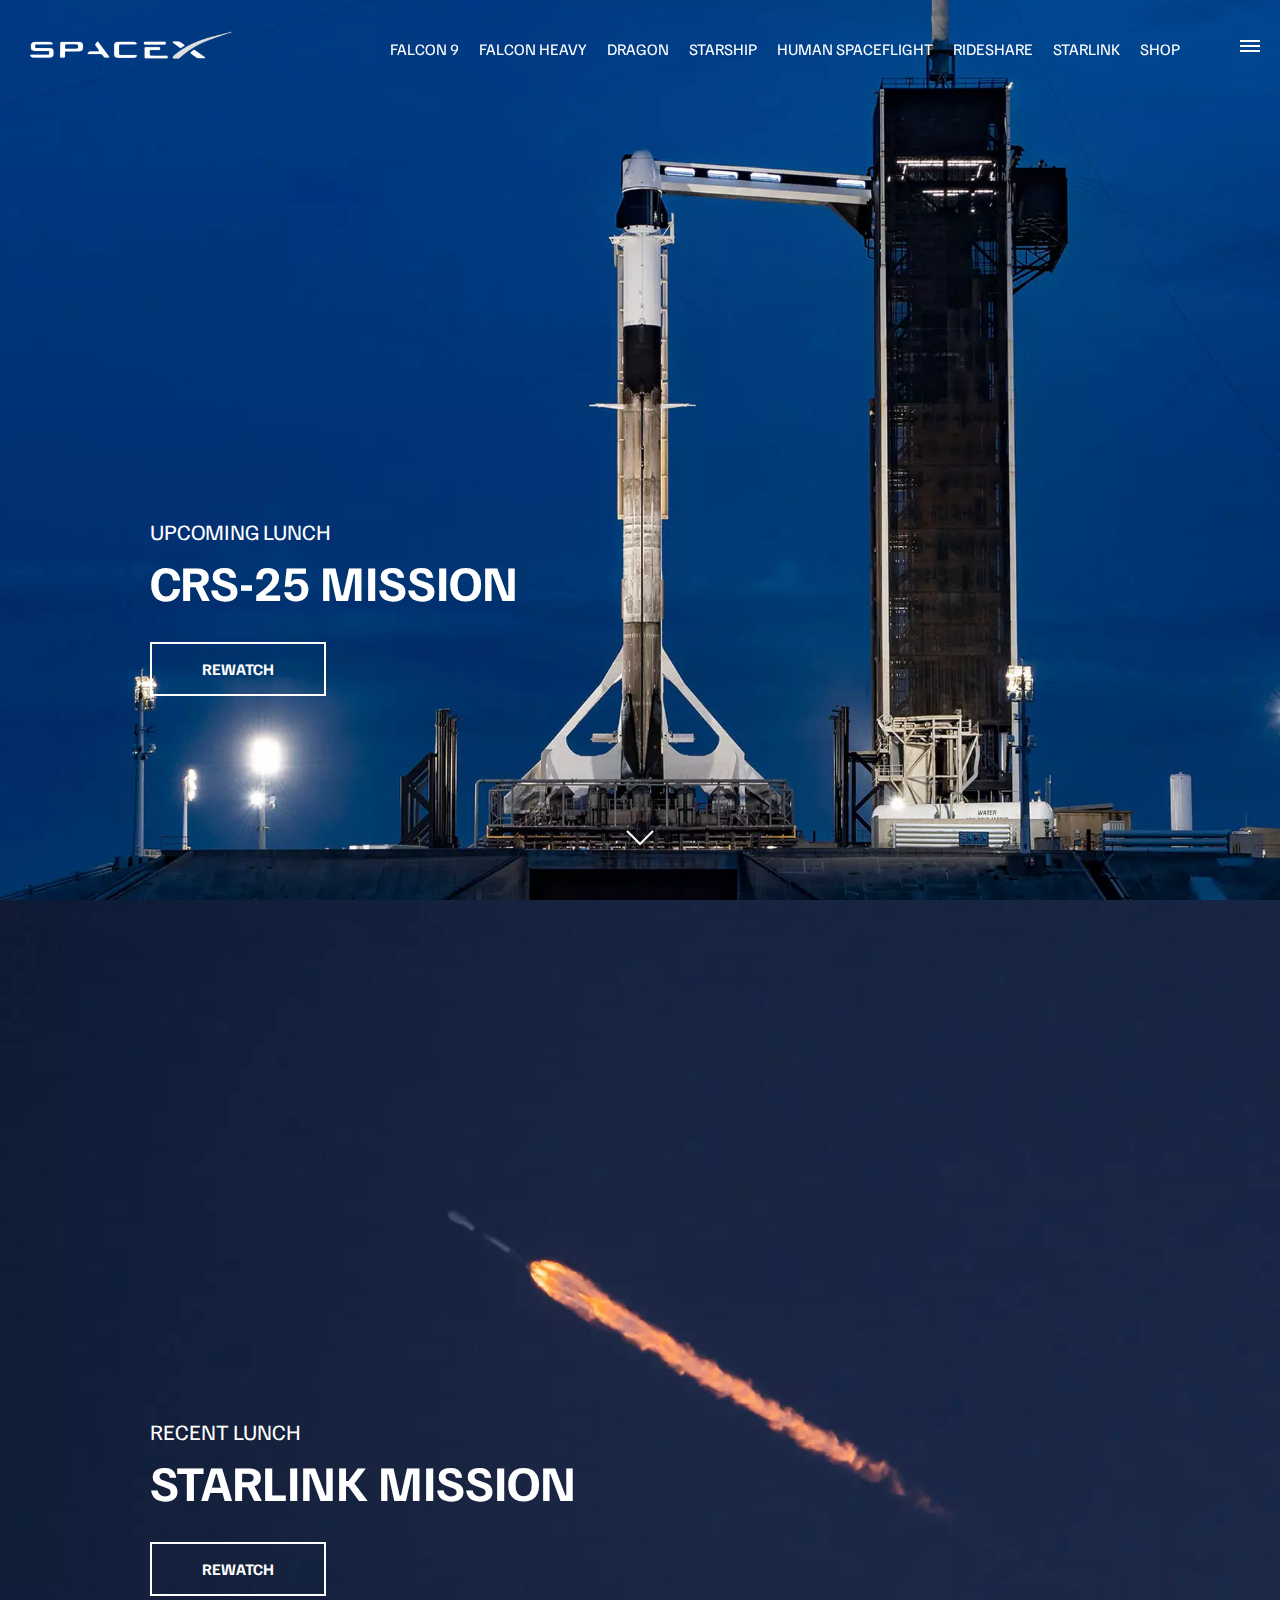
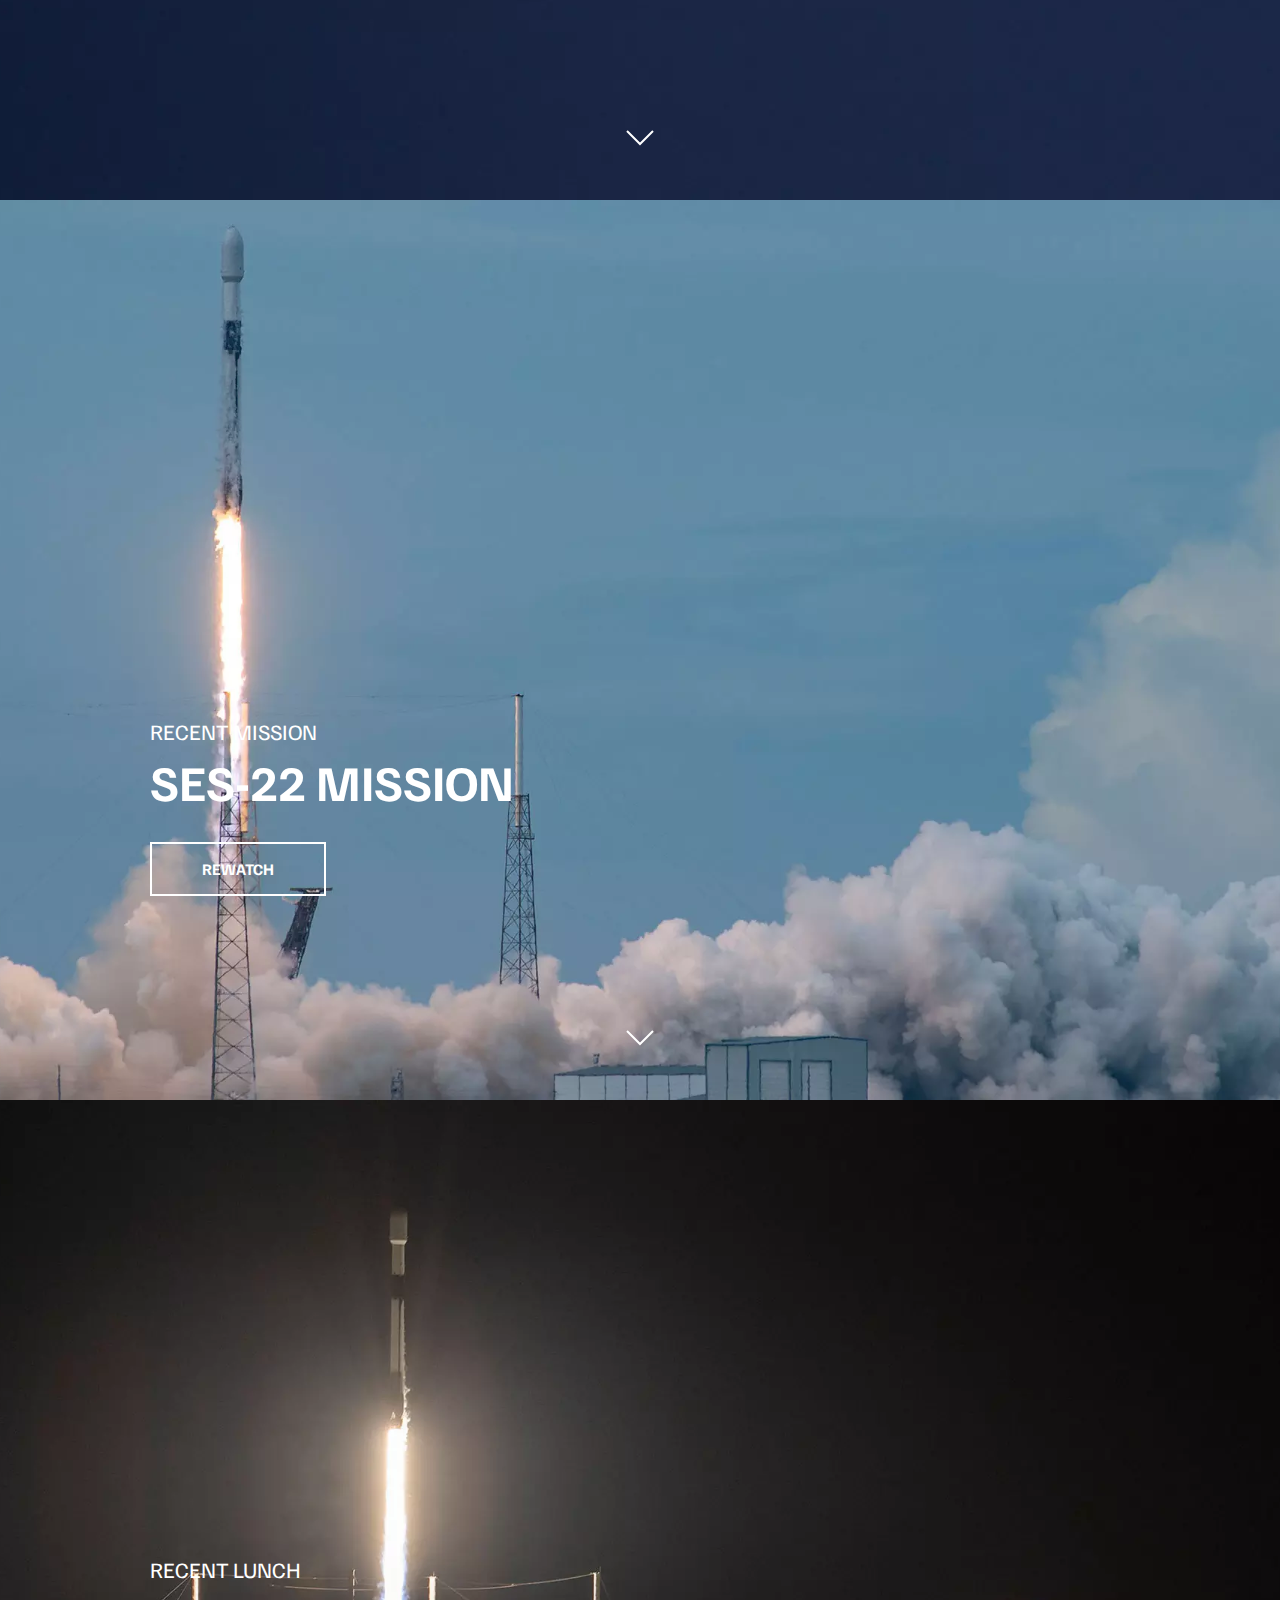
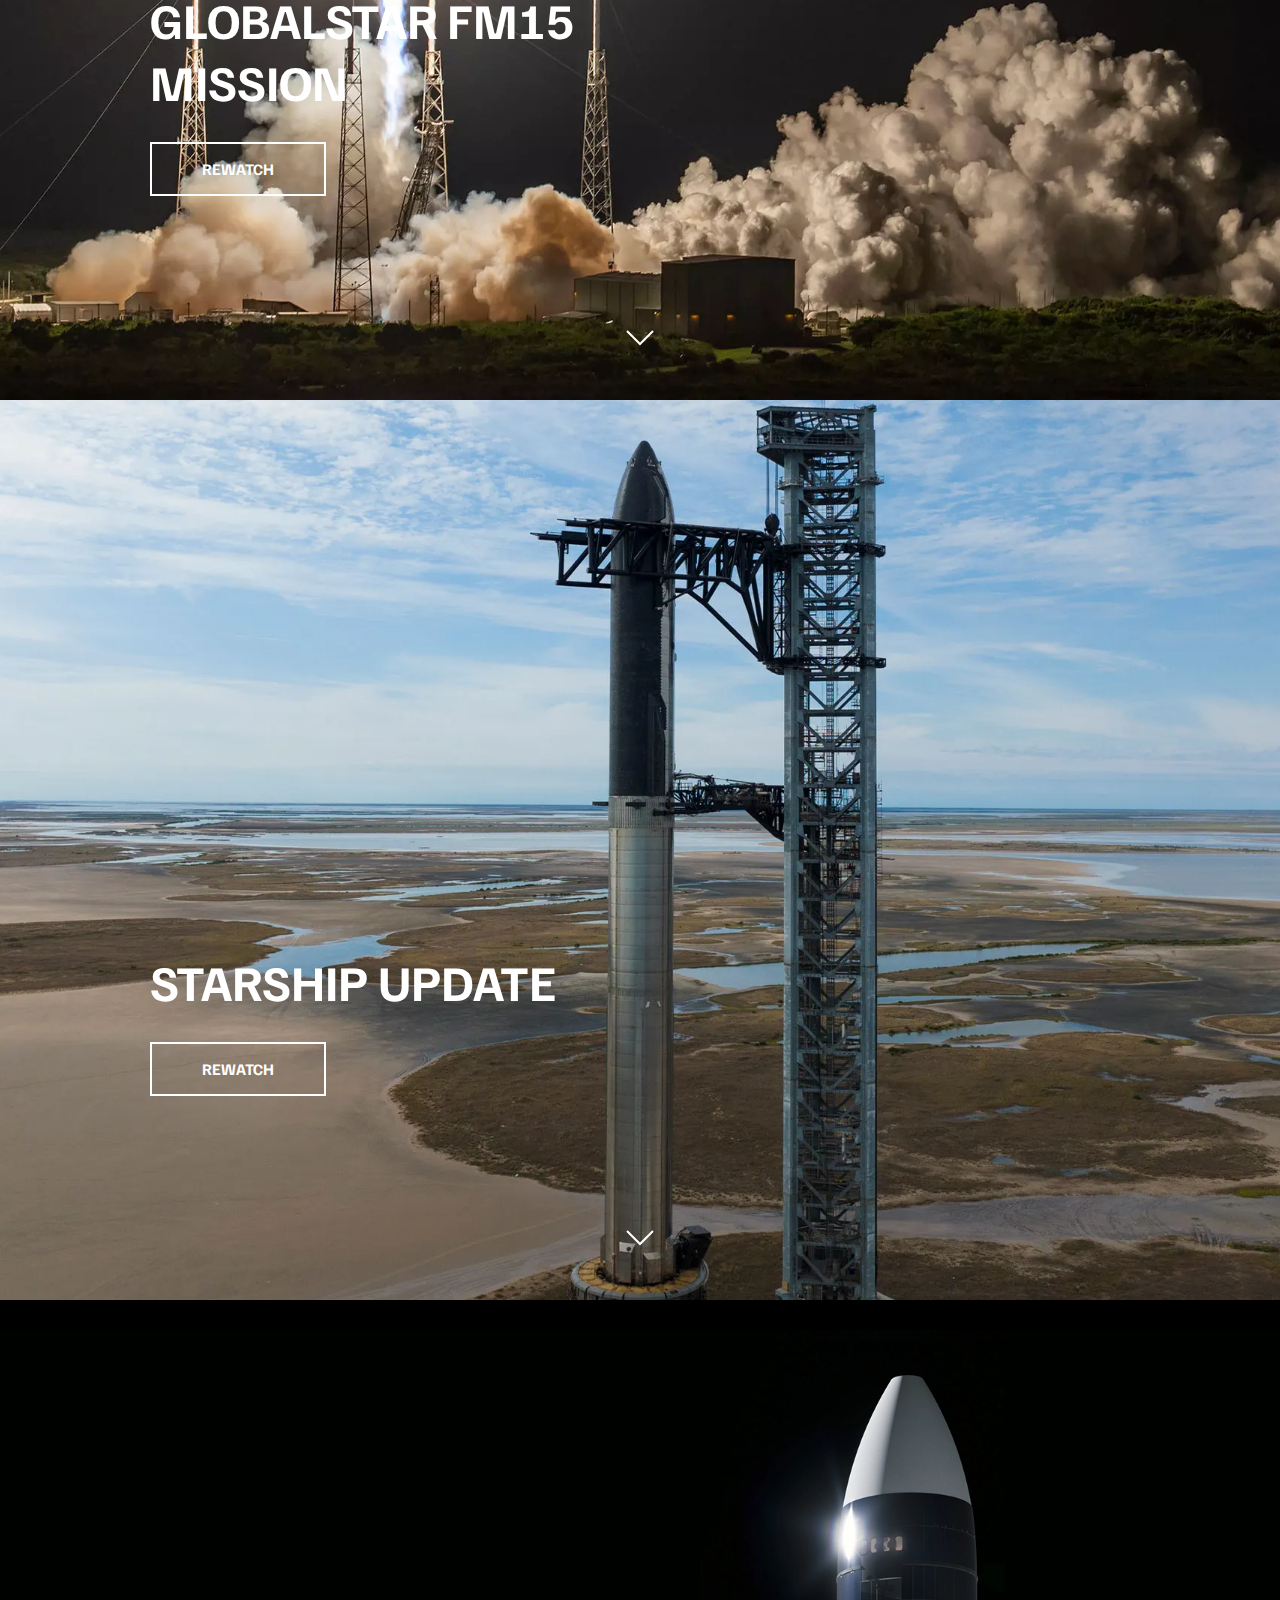
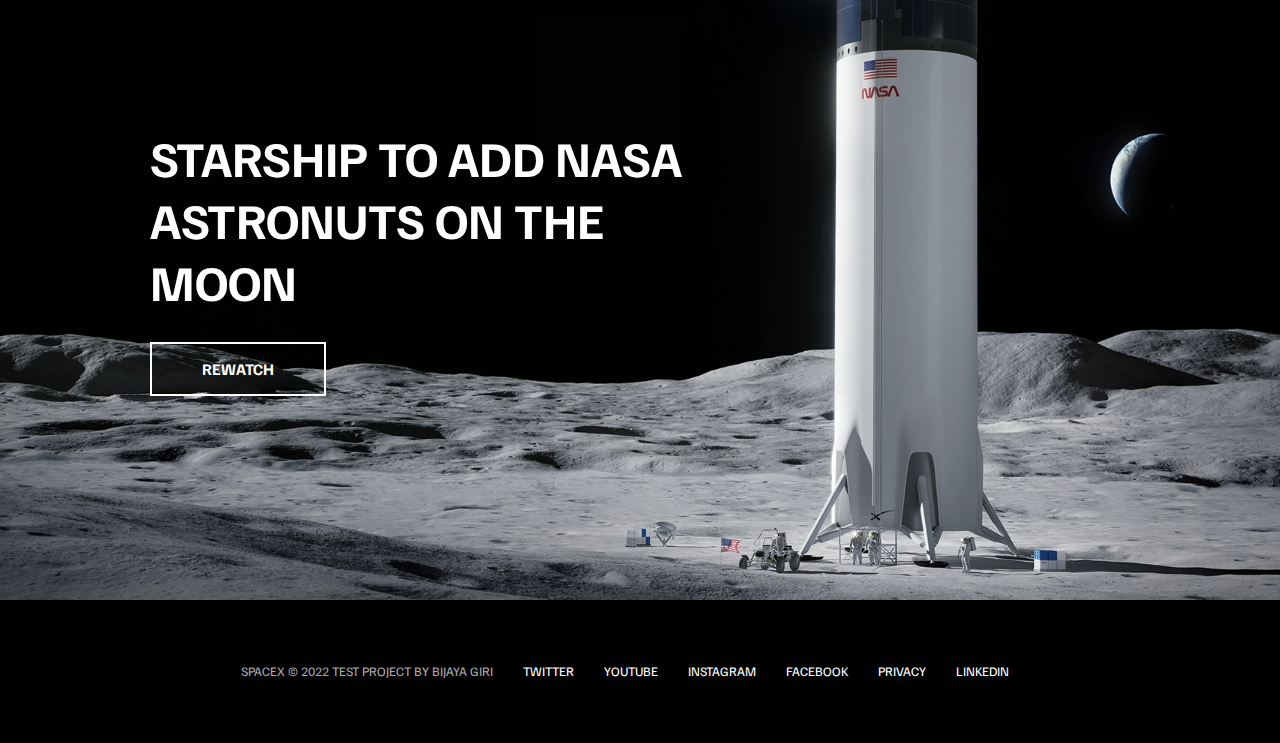
<file: index.html>
<!DOCTYPE html>
<html lang="en">
<head>
    <meta charset="UTF-8">
    <meta http-equiv="X-U-Compactible" content="IE=edge">
    <meta name="viewport" content="width=device-widht, initial-scale=1.0">
    <link rel="stylesheet" href="css/style.css">
    <script src="js/script.js" defer>
    </script>
    <title>SpaceX </title>
</head>
<body>
    <div id="overlay"></div>
    <div id="mobile-menu" class="mobile-main-menu">
        <ul>
            <li><a href="#">Mission</a></li>
            <li><a href="#">Lunches</a></li>
            <li><a href="#">Careers</a></li>
            <li><a href="#">Updates</a></li>
            <li><a href="#">Shop</a></li>
            <li class="mobile-only"><a href="falcon9.html"> Falcon 9 </a></li>
            <li class="mobile-only"><A href="falcon-heavy.html">
                    Falcon Heavy
                </a></li>
            <li class="mobile-only"><A href="dragon.html">
                    Dragon
                </a></li>
            <li class="mobile-only"><a href="#">
                    Starship
                </a></li>
            <li class="mobile-only"><a href="#">
                    Human Spaceflight
                </a></li>
            <li class="mobile-only"><a href="#">
                    Rideshare
                </a></li>
            <li class="mobile-only"><a href="#">
                    Starlink
                </a></li>
        </ul>
    </div>
    <header class="main-header">
        <div class="logo">
            <a href="index.html">
                <img src="img/logo.png" alt="SpaceX" />
            </a>
        </div>
        <nav class="desktop-main-menu">
            <ul>
                <li><a href="falcon9.html">
                        Falcon 9
                </a></li>
                <li><a href="falcon-heavy.html">
                        Falcon Heavy
                </a></li>
                <li><a href="dragon.html">
                        Dragon
                </a></li>
                <li><a href="#">
                        Starship
                </a></li>
                <li><a href="#">
                        Human Spaceflight
                </a></li>
                <li><a href="#">
                        Rideshare
                </a></li>
                <li><a href="#">
                        Starlink
                </a></li>
                <li><a href="">
                        Shop
                </a></li>
            </ul>
        </nav>
    </header>

    <!--hamburger menu -->

    <button id="menu-btn" class="hamburger" type="button">

        <span class="hamburger-top">
        </span>
        <span class="hamburger-middle">
        </span>
        <span class="hamburger-bottom">
        </span>
    </button>


    <!---- Section A -->

    <section class="section-a">
        <div class="section-inner">
            <h4>Upcoming Lunch</h4>
            <h2>CRS-25 Mission</h2>
            <a href="#" class="btn">
                <div class="hover"></div>
                <span>Rewatch </span>
            </a>
        </div>
        <div class="scroll-arrow">
            <svg width="30px" height="20px">
                <path stroke="#ffffff" fill="none" stroke-width="2px" d="M2.000,5.000 L15.000,18.000 L28.000,5.000">
                </path>
            </svg>
        </div>
    </section>
    <!---- Section B -->

    <section class="section-b">
        <div class="section-inner">
            <h4>Recent Lunch </h4>
            <h2>Starlink Mission</h2>
            <a href="#" class="btn">
                <div class="hover"></div>
                <span>Rewatch </span>
            </a>
        </div>
        <div class="scroll-arrow">
            <svg width="30px" height="20px">
                <path stroke="#ffffff" fill="none" stroke-width="2px" d="M2.000,5.000 L15.000,18.000 L28.000,5.000">
                </path>
            </svg>
        </div>
    </section>
    <!---- Section C -->

    <section class="section-c">
        <div class="section-inner">
            <h4>Recent Mission</h4>
            <h2>SES-22 Mission</h2>
            <a href="#" class="btn">
                <div class="hover"></div>
                <span>Rewatch </span>
            </a>
        </div>
        <div class="scroll-arrow">
            <svg width="30px" height="20px">
                <path stroke="#ffffff" fill="none" stroke-width="2px" d="M2.000,5.000 L15.000,18.000 L28.000,5.000">
                </path>
            </svg>
        </div>
    </section>
    <!---- Section D -->

    <section class="section-d">
        <div class="section-inner">
            <h4>Recent Lunch</h4>
            <h2>Globalstar FM15 Mission</h2>
            <a href="#" class="btn">
                <div class="hover"></div>
                <span>Rewatch </span>
            </a>
        </div>
        <div class="scroll-arrow">
            <svg width="30px" height="20px">
                <path stroke="#ffffff" fill="none" stroke-width="2px" d="M2.000,5.000 L15.000,18.000 L28.000,5.000">
                </path>
            </svg>
        </div>
    </section>

    <!---- Section E -->

    <section class="section-e">
        <div class="section-inner">

            <h2>Starship Update</h2>
            <a href="#" class="btn">
                <div class="hover"></div>
                <span>Rewatch </span>
            </a>
        </div>
        <div class="scroll-arrow">
            <svg width="30px" height="20px">
                <path stroke="#ffffff" fill="none" stroke-width="2px" d="M2.000,5.000 L15.000,18.000 L28.000,5.000">
                </path>
            </svg>
        </div>
    </section>
    <!---- Section F -->

    <section class="section-f">
        <div class="section-inner">
            <h2>Starship to add NASA astronuts on the MOON</h2>
            <a href="#" class="btn">
                <div class="hover"></div>
                <span>Rewatch </span>
            </a>
        </div>
    </section>
    <footer>
        <ul>
            <li>SpaceX &copy; 2022 Test project by Bijaya Giri </li>
            <li> <a href="https://twitter.com/bijayadip_giri">Twitter</a></li>
            <li> <a href="https://www.youtube.com/channel/UCHzuKaxOud2xlN1tpJWnxDQ">YouTube</a></li>
            <li> <a href="#">Instagram</a></li>
            <li> <a href="https://www.facebook.com/giribijaya.giri">Facebook</a></li>
            <li> <a href="#">Privacy</a></li>
            <li> <a href="https://www.linkedin.com/in/bijaya-giri-2bbb4a115/">LinkedIn</a></li>
            </li>
        </ul>
    </footer>
</body>
</html>
</file>
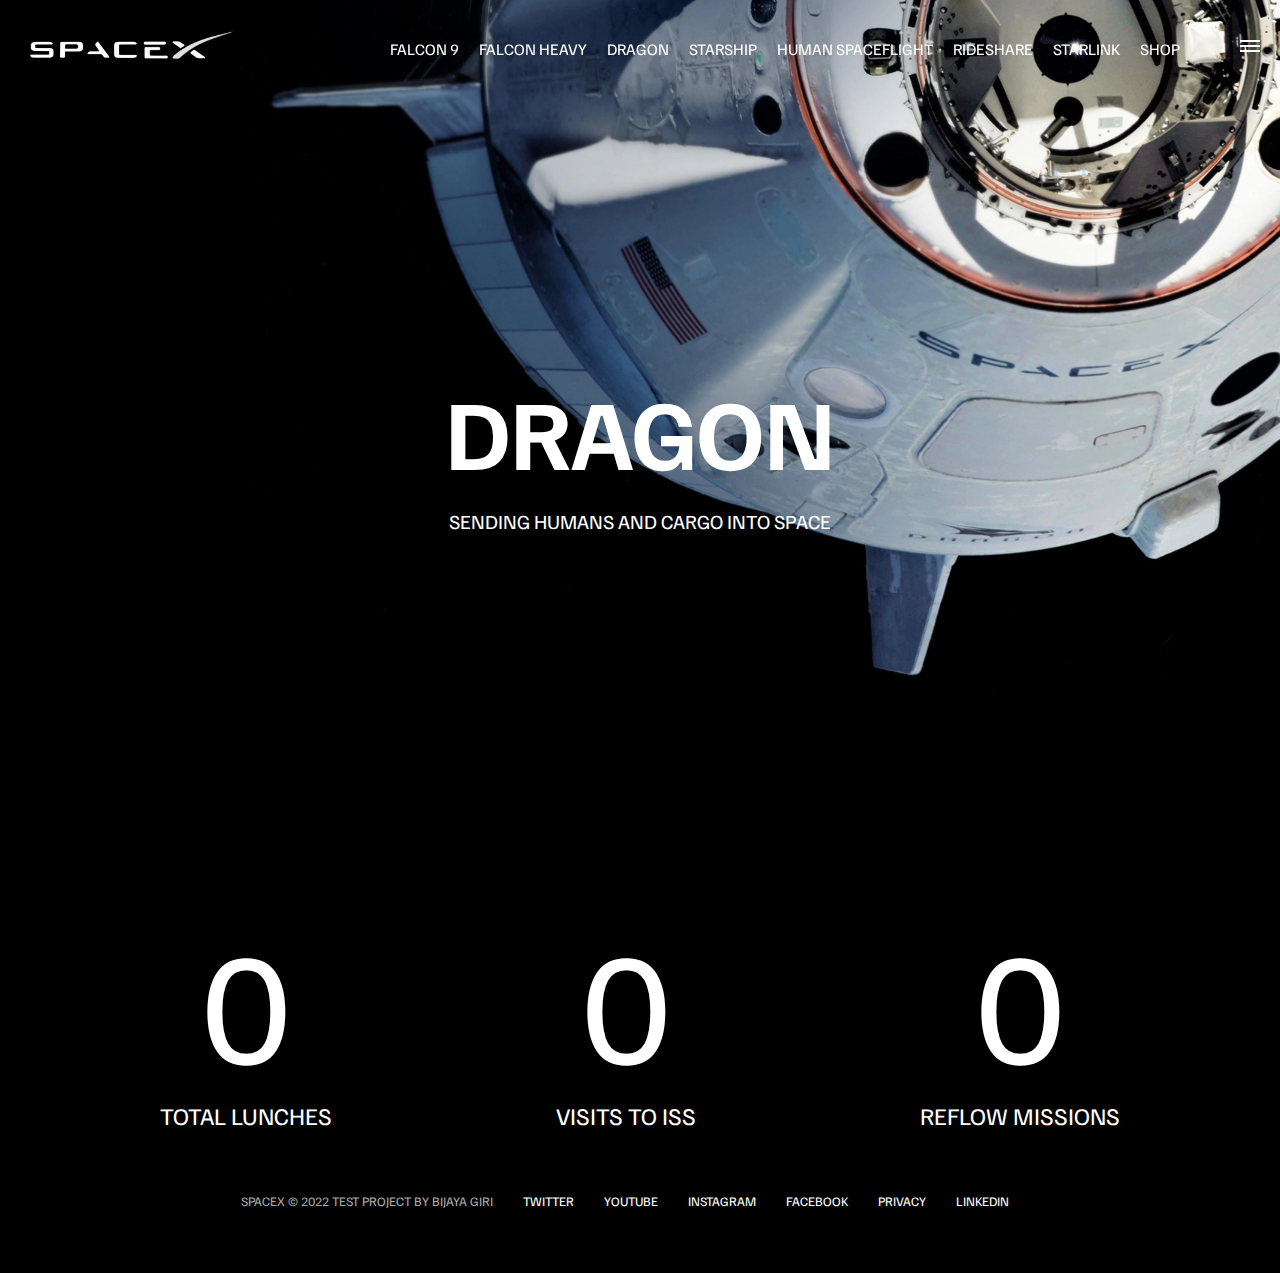
<file: dragon.html>
<!DOCTYPE html>
<html lang="en">
<head>
    <meta charset="UTF-8">
    <meta http-equiv="X-U-Compactible" content="IE=edge">
    <meta name="viewport" content="width=device-widht, initial-scale=1.0">
    <link rel="stylesheet" href="css/style.css">
    <script src="js/script.js" defer>
        <title>SpaceX - Dragon </title>

    </script>


</head>
<body>
    <div id="overlay"></div>
    <div id="mobile-menu" class="mobile-main-menu">
        <ul>
            <li><a href="#">Mission</a></li>
            <li><a href="#">Lunches</a></li>
            <li><a href="#">Careers</a></li>
            <li><a href="#">Updates</a></li>
            <li><a href="falcon9.html">
                    Falcon 9
            </a></li>
            <li class="mobile-only"><a href="falcon-heavy.html">
                    Falcon Heavy
            </a></li>
            <li class="mobile-only"><a href="dragon.html">
                    Dragon
            </a></li>
            <li class="mobile-only"><a href="#">
                    Starship
            </a></li>
            <li class="mobile-only"><a href="#">
                    Human Spaceflight
            </a></li>
            <li class="mobile-only"><a href="#">
                    Rideshare
            </a></li>
            <li class="mobile-only"><a href="#">
                    Starlink
            </a></li>
            <li class="mobile-only"><a href="">
                    Shop
            </a></li>
        </ul>
    </div>
    <header class="main-header">
        <div class="logo">
            <a href="index.html">
                <img src="img/logo.png" alt="SpaceX" />

            </a>

        </div>
        <nav class="desktop-main-menu">
            <ul>
                <li><a href="falcon9.html">
                        Falcon 9
                </a></li>
                <li><a href="falcon-heavy.html">
                        Falcon Heavy
                </a></li>
                <li><a href="dragon.html">
                        Dragon
                </a></li>
                <li><a href="#">
                        Starship
                </a></li>
                <li><a href="#">
                        Human Spaceflight
                </a></li>
                <li><a href="#">
                        Rideshare
                </a></li>
                <li><a href="#">
                        Starlink
                </a></li>
                <li><a href="">
                        Shop
                </a></li>
            </ul>
        </nav>
    </header>

    <!--hamburger menu -->

    <button id="menu-btn" class="hamburger" type="button">

        <span class="hamburger-top">

        </span>
        <span class="hamburger-middle">

        </span>

        <span class="hamburger-bottom">

        </span>


    </button>
    <section class="section-animate bg-dragon">

    </section>

    <div class="section-inner-center">
        <h3>Dragon</h3>
        <p>Sending humans and cargo into space

        </p>
    </div>


<div class="stats">
    <div>
        <span class="counter" data-target="34">0</span>
        <h4> Total Lunches</h4>
    </div>
    <div>
        <span class="counter" data-target="31">0</span>
        <h4> Visits to ISS</h4>
    </div>
    <div>
        <span class="counter" data-target="13">0</span>
        <h4> Reflow Missions</h4>
    </div>
</div>



<footer>
    <ul>
        <li>SpaceX &copy; 2022 Test project by Bijaya Giri </li>
        <li> <a href="https://twitter.com/bijayadip_giri">Twitter</a></li>
        <li> <a href="https://www.youtube.com/channel/UCHzuKaxOud2xlN1tpJWnxDQ">YouTube</a></li>
        <li> <a href="#">Instagram</a></li>
        <li> <a href="https://www.facebook.com/giribijaya.giri">Facebook</a></li>
        <li> <a href="#">Privacy</a></li>
        <li> <a href="https://www.linkedin.com/in/bijaya-giri-2bbb4a115/">LinkedIn</a></li>
        </li>
    </ul>
</footer>
</body>
</html>
</file>
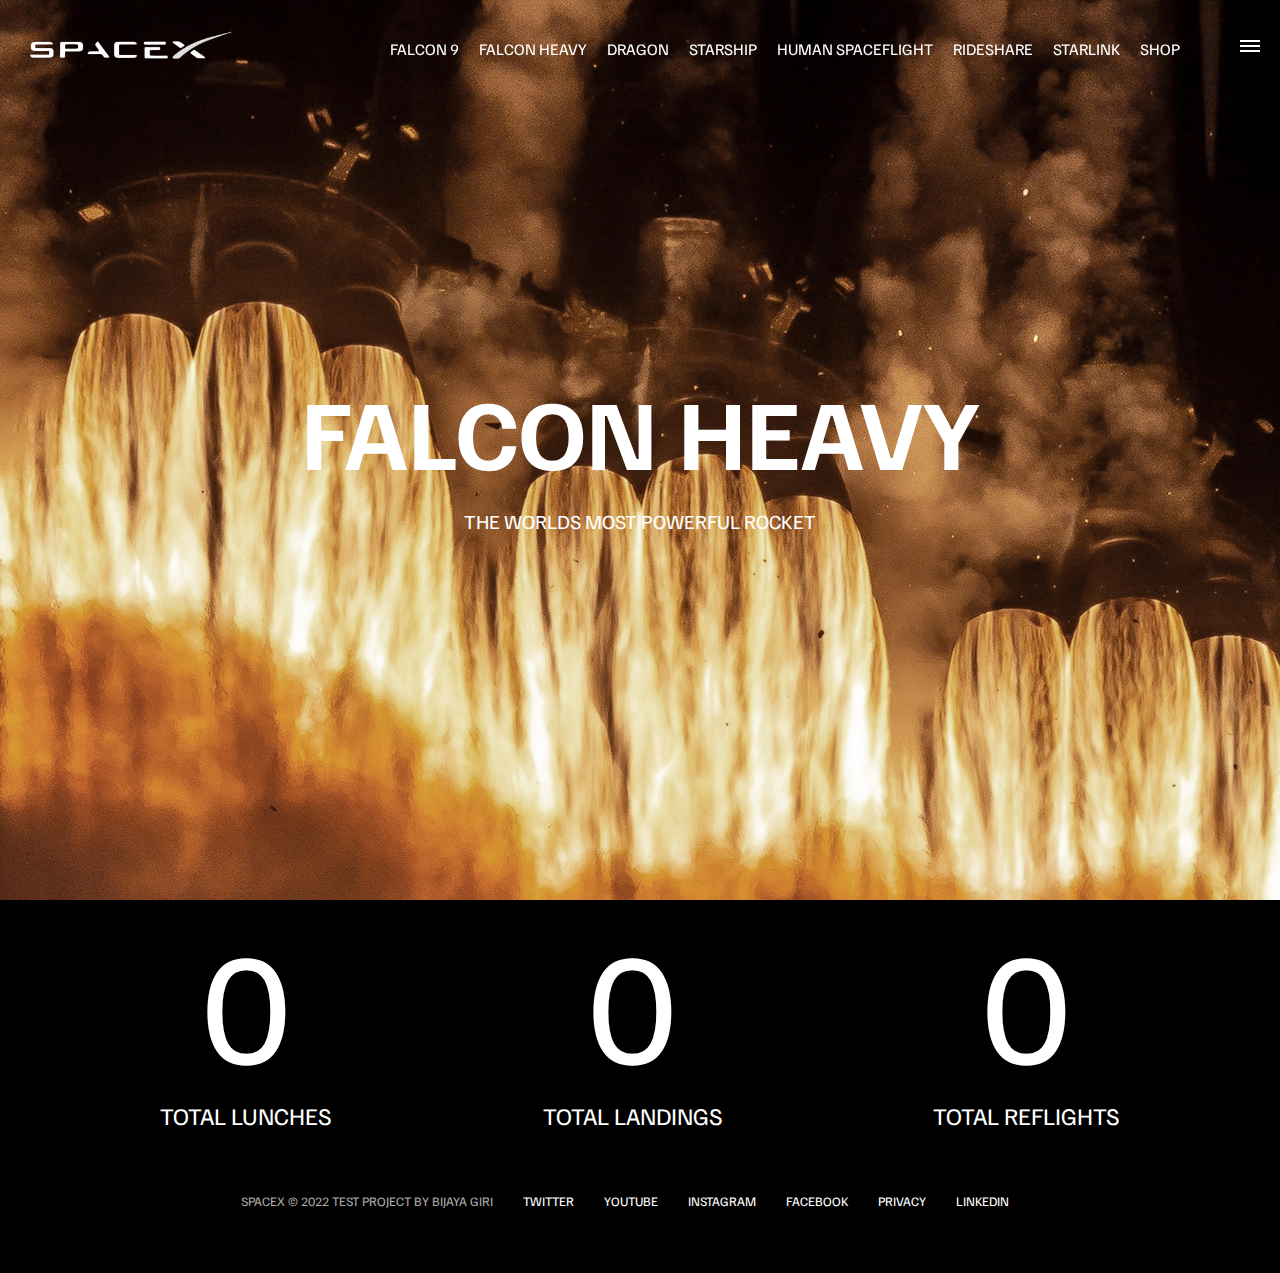
<file: falcon-heavy.html>
<!DOCTYPE html>
<html lang="en">
<head>
    <meta charset="UTF-8">
    <meta http-equiv="X-U-Compactible" content="IE=edge">
    <meta name="viewport" content="width=device-widht, initial-scale=1.0">
    <link rel="stylesheet" href="css/style.css">
    <script src="js/script.js" defer>
          </script>
        <title>SpaceX - Falcon Heavy </title>

</head>
<body>
    <div id="overlay"></div>
    <div id="mobile-menu" class="mobile-main-menu">
        <ul>
            <li><a href="#">Mission</a></li>
            <li><a href="#">Lunches</a></li>
            <li><a href="#">Careers</a></li>
            <li><a href="#">Updates</a></li>
            <li><a href="#">Shop</a></li>
            <li><a href="falcon9.html">
                    Falcon 9
            </a></li>
            <li class="mobile-only"><a href="falcon-heavy.html">
                    Falcon Heavy
            </a></li>
            <li class="mobile-only"><a href="dragon.html">
                    Dragon
            </a></li>
            <li class="mobile-only"><a href="#">
                    Starship
            </a></li>
            <li class="mobile-only"><a href="#">
                    Human Spaceflight
            </a></li>
            <li class="mobile-only"><a href="#">
                    Rideshare
            </a></li>
            <li class="mobile-only"><a href="#">
                    Starlink
            </a></li>
        
        </ul>
    </div>
    <header class="main-header">
        <div class="logo">
            <a href="index.html">
                <img src="img/logo.png" alt="SpaceX" />

            </a>

        </div>
        <nav class="desktop-main-menu">
            <ul>
                <li><a href="falcon9.html">
                        Falcon 9
                </a></li>
                <li><a href="falcon-heavy.html">
                        Falcon Heavy
                </a></li>
                <li><a href="dragon.html">
                        Dragon
                </a></li>
                <li><a href="#">
                        Starship
                </a></li>
                <li><a href="#">
                        Human Spaceflight
                </a></li>
                <li><a href="#">
                        Rideshare
                </a></li>
                <li><a href="#">
                        Starlink
                </a></li>
                <li><a href="">
                        Shop
                </a></li>
            </ul>
        </nav>
    </header>

    <!--hamburger menu -->

    <button id="menu-btn" class="hamburger" type="button">

        <span class="hamburger-top">

        </span>
        <span class="hamburger-middle">

        </span>

        <span class="hamburger-bottom">

        </span>


    </button>
    <section class="section-animate bg-falcon-heavy">

    </section>

    <div class="section-inner-center">
        <h3>Falcon Heavy</h3>
        <p>The worlds most powerful rocket

        </p>
    </div>


    <div class="stats">
        <div>
            <span class="counter" data-target="3">0</span>
            <h4> Total Lunches</h4>
        </div>
        <div>
            <span class="counter" data-target="7">0</span>
            <h4> Total Landings</h4>
        </div>
        <div>
            <span class="counter" data-target="4">0</span>
            <h4> Total Reflights</h4>
        </div>
    </div>





    <footer>
        <ul>
            <li>SpaceX &copy; 2022 Test project by Bijaya Giri </li>
            <li> <a href="https://twitter.com/bijayadip_giri">Twitter</a></li>
            <li> <a href="https://www.youtube.com/channel/UCHzuKaxOud2xlN1tpJWnxDQ">YouTube</a></li>
            <li> <a href="#">Instagram</a></li>
            <li> <a href="https://www.facebook.com/giribijaya.giri">Facebook</a></li>
            <li> <a href="#">Privacy</a></li>
            <li> <a href="https://www.linkedin.com/in/bijaya-giri-2bbb4a115/">LinkedIn</a></li>
            </li>
        </ul>
    </footer>
</body>
</html>
</file>
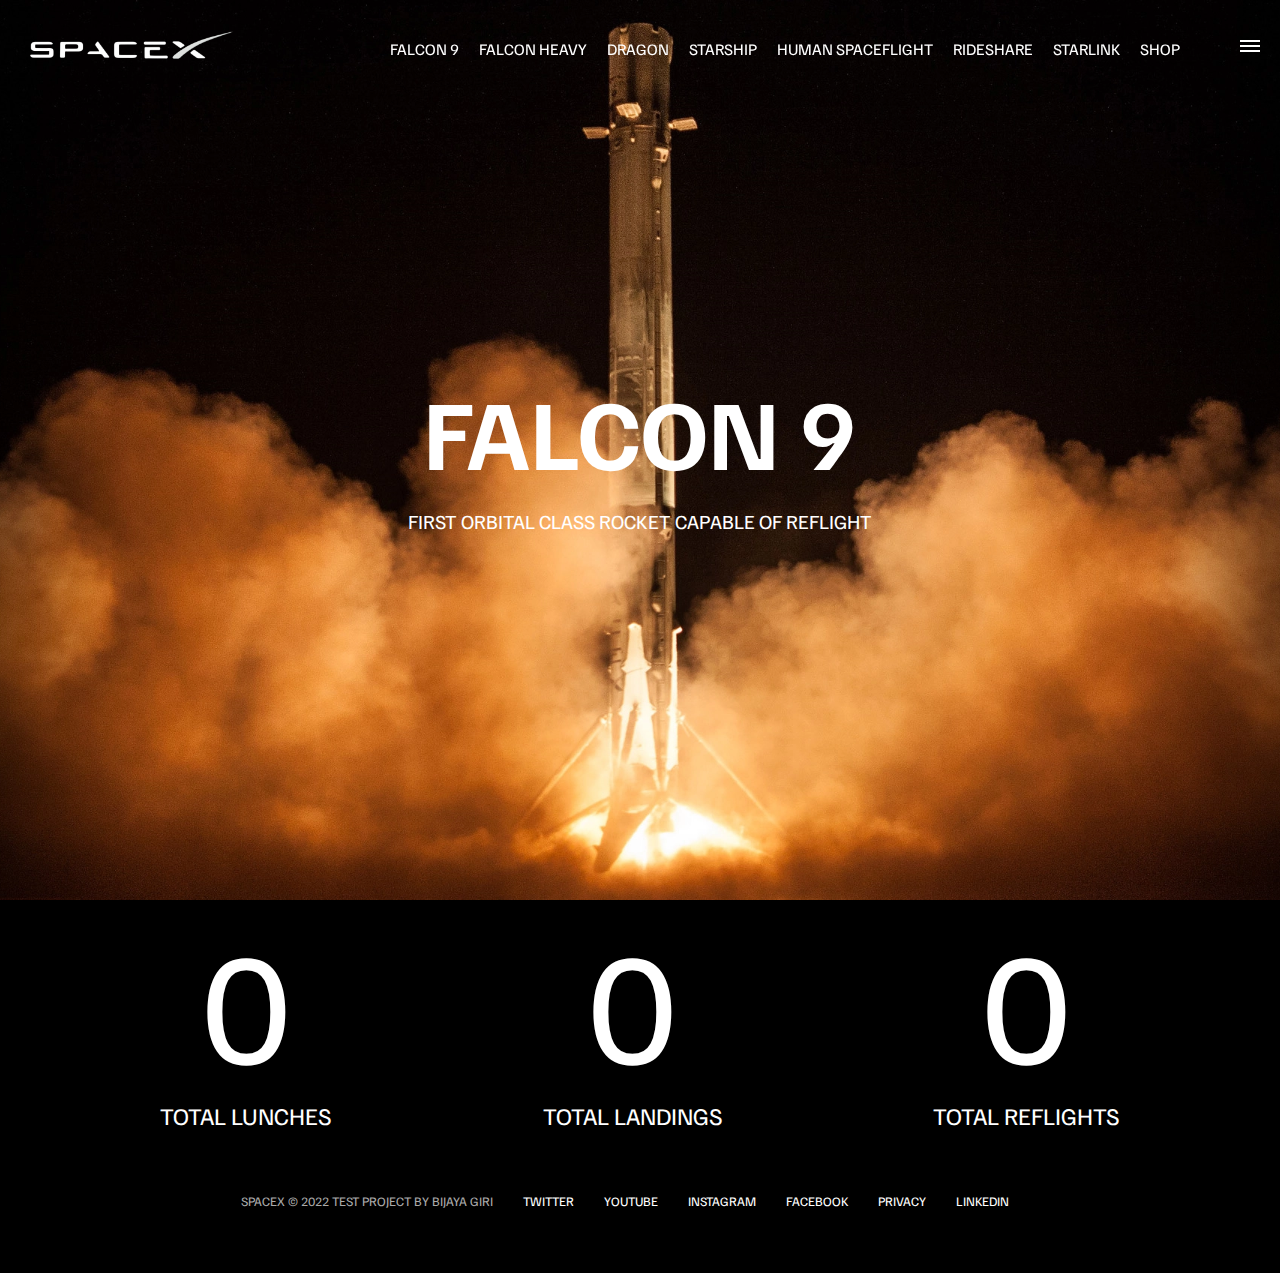
<file: falcon9.html>
<!DOCTYPE html>
<html lang="en">
<head>
    <meta charset="UTF-8">
    <meta http-equiv="X-U-Compactible" content="IE=edge">
    <meta name="viewport" content="width=device-widht, initial-scale=1.0">
    <link rel="stylesheet" href="css/style.css">
    <script src="js/script.js" defer>
        <title>SpaceX - Falcon 9 </title>

    </script>


</head>
<body>
    <div id="overlay"></div>
    <div id="mobile-menu" class="mobile-main-menu">
        <ul>
            <li><a href="#">Mission</a></li>
            <li><a href="#">Lunches</a></li>
            <li><a href="#">Careers</a></li>
            <li><a href="#">Updates</a></li>
            <li><a href="falcon9.html">
                    Falcon 9
            </a></li>
            <li class="mobile-only"><a href="falcon-heavy.html">
                    Falcon Heavy
            </a></li>
            <li class="mobile-only"><a href="dragon.html">
                    Dragon
            </a></li>
            <li class="mobile-only"><a href="#">
                    Starship
            </a></li>
            <li class="mobile-only"><a href="#">
                    Human Spaceflight
            </a></li>
            <li class="mobile-only"><a href="#">
                    Rideshare
            </a></li>
            <li class="mobile-only"><a href="#">
                    Starlink
            </a></li>
            <li class="mobile-only"><a href="">
                    Shop
            </a></li>
        </ul>
    </div>
    <header class="main-header">
        <div class="logo">
            <a href="index.html">
                <img src="img/logo.png" alt="SpaceX" />

            </a>

        </div>
        <nav class="desktop-main-menu">
            <ul>
                <li><a href="falcon9.html">
                        Falcon 9
                </a></li>
                <li><a href="falcon-heavy.html">
                        Falcon Heavy
                </a></li>
                <li><a href="dragon.html">
                        Dragon
                </a></li>
                <li><a href="#">
                        Starship
                </a></li>
                <li><a href="#">
                        Human Spaceflight
                </a></li>
                <li><a href="#">
                        Rideshare
                </a></li>
                <li><a href="#">
                        Starlink
                </a</li>
                <li><a href="">
                        Shop
                </a></li>
            </ul>
        </nav>
    </header>

    <!--hamburger menu -->

    <button id="menu-btn" class="hamburger" type="button">

        <span class="hamburger-top">

        </span>
        <span class="hamburger-middle">

        </span>

        <span class="hamburger-bottom">

        </span>


    </button>
    <section class="section-animate bg-falcon-9">

    </section>

    <div class="section-inner-center">
        <h3>Falcon 9</h3>
        <p>First orbital class rocket capable of reflight

        </p>
    </div>


<div class="stats">
    <div>
        <span class="counter" data-target="3">0</span>
        <h4> Total Lunches</h4>
    </div>
    <div>
        <span class="counter" data-target="7">0</span>
        <h4> Total Landings</h4>
    </div>
    <div>
        <span class="counter" data-target="4">0</span>
        <h4> Total Reflights</h4>
    </div>
</div>





<footer>
    <ul>
        <li>SpaceX &copy; 2022 Test project by Bijaya Giri </li>
        <li> <a href="https://twitter.com/bijayadip_giri">Twitter</a></li>
        <li> <a href="https://www.youtube.com/channel/UCHzuKaxOud2xlN1tpJWnxDQ">YouTube</a></li>
        <li> <a href="#">Instagram</a></li>
        <li> <a href="https://www.facebook.com/giribijaya.giri">Facebook</a></li>
        <li> <a href="#">Privacy</a></li>
        <li> <a href="https://www.linkedin.com/in/bijaya-giri-2bbb4a115/">LinkedIn</a></li>
        </li>
    </ul>
</footer>
</body>
</html>
</file>
<file: css/style.css>
@import url('https://fonts.googleapis.com/css2?family=Familjen+Grotesk:wght@400;600;700&display=swap');

*,
*::before,
*::after {
    margin: 0;
    padding: 0;
    box-sizing: border-box;

}


body {
    font-family: 'Familjen Grotesk', sans-serif;
    background: #000;
    color: #fff;
}

a {
    text-decoration: none;
    color: #fff;
}

ul {
    list-style: none;
}

/* Header/Navbar */
.main-header {
    position: fixed;
    top: 0;
    left: 0;
    width: 100%;
    z-index: 3;
    display: flex;
    justify-content: space-between;
    align-items: center;
    text-transform: uppercase;
    height: 100px;
    padding: 0 30px;

}

/* LOGO */
.logo {
    width: 210px;
    height: auto;
}

.logo img {
    display: block;
    width: 100%;
    height: auto;

}

/* Deskotp Menu */
.desktop-main-menu {
    margin-right: 50px;
}

.desktop-main-menu ul {
    display: flex;
}

.desktop-main-menu ul li {
    position: relative;
    margin-right: 20px;
    padding-bottom: 2px;

}

/* Main item bottom border */
.desktop-main-menu ul li a::after {
    content: '';
    position: absolute;
    bottom: 0;
    left: 0;
    width: 100%;
    height: 1px;
    background: #fff;
    transform: scaleX(0);
    transition: transform 0.6s cubic-bezier(0.19, 1, 0.22, 1);
    transform-origin: right center;
}

.desktop-main-menu ul li a:hover::after {
    transform: scaleX(1);
    transform-origin: left center;
    transition-duration: 0.4s;
}

/*Sections */
section {
    position: relative;
    height: 100vh;
    background-position: center center;
    background-repeat: no-repeat;
    background-size: cover;
    text-transform: uppercase;

}

.section-inner {
    position: absolute;
    bottom: 200px;
    left: 150px;
    max-width: 560px;
}

.section-inner h4 {
    font-size: 22px;
    margin-bottom: 5px;
    font-weight: 300;
    animation: fadeInUP 0.5s ease-in-out;


}

.section-inner h2 {
    font-size: 50px;
    font-weight: 700;
    margin-bottom: 20px;
    animation: fadeInUP 0.5s ease-in-out 0.2s;
    animation-fill-mode: both; /* Stop from showing at start */
}

.section-inner a {
    animation: fadeInUP 0.5s ease-in-out 0.4s;
    animation-fill-mode: both; /* Stop from showing at start */
}





/*Background-images */
.section-a {
    background-image: url('../img/section-a.webp');
}

.section-b {
    background-image: url('../img/section-b.webp');
}

.section-c {
    background-image: url('../img/section-c.webp');
}

.section-d {
    background-image: url('../img/section-d.webp');
}

.section-e {
    background-image: url('../img/section-e.webp');
}

.section-f {
    background-image: url('../img/section-f.webp');
}



.btn {
    position: relative;
    display: inline-block;
    cursor: pointer;
    text-align: center;
    min-width: 130px;
    padding: 15px 50px;
    margin-top: 10px;
    border: 2px solid #fff;
    text-transform: uppercase;
    font-weight: bold;
    overflow: hidden;
    z-index: 2;


}

.btn:hover span {
    color: #000;
}

.btn .hover {
    position: absolute;
    top: 0;
    left: 0;
    width: 100%;
    height: 100%;
    background-color: #fff;
    color: #000;
    z-index: -1;
    transform: translateY(100%);
    transition: transform 0.6s cubic-bezier(0.19, 1, 0.22, 1);

}

.btn:hover .hover {
    transform: translateY(0);
}


.scroll-arrow {
    position: absolute;
    bottom: 50px;
    left: 50%;
    transform: translateX(-50%);
    animation: fadeBounce 5s infinite;
}



/*...Footer ...*/


footer {
    position: relative;
    padding: 55px 0;
}


footer ul {
    display: flex;
    justify-content: center;
    align-items: center;
    flex-wrap: wrap;
}

footer ul li {
    margin-right: 30px;
    color: #aaa;
    text-transform: uppercase;
    font-size: 13px;
    line-height: 2.5;
}

footer ul li a {
    color: #fff;
    transition: color 0.6s;
}

footer ul li a:hover {
    color: #aaa;
}




/* Hamburger menu */
.hamburger {
    position: fixed;
    top: 40px;
    right: 20px;
    z-index: 10;
    cursor: pointer;
    width: 20px;
    height: 20px;
    background: none;
    border: none;
}

.hamburger-top,
.hamburger-middle,
.hamburger-bottom {
    position: absolute;
    width: 20px;
    height: 2px;
    top: 0;
    left: 0;
    background: #fff;
    transition: all 0.5s;


}

.hamburger-middle {
    transform: translateY(5px);
}

.hamburger-bottom {
    transform: translateY(10px);
}

/* --Translate hamburger to X when open */
.opne {
    transform: rotate(90deg);


}

.open .hamburger-top {
    transform: rotate(45deg) translateY(6px) translateX(6px);
}

.open .hamburger-middle {
    display: none;
}

.open .hamburger-bottom {
    transform: rotate(-45deg) translateY(6px) translateX(-6px);
}


/*--OVerlay...*/

.overlay-show {
    position: fixed;
    top: 0;
    left: 0;
    width: 100%;
    height: 100%;
    background-color: rgba(0, 0, 0, 0.5);
    z-index: 3;
}


/*---Stop body scroll  --*/

.stop-scrolling {
    overflow: hidden;
}

/* -- Hide mobile items---*/
.mobile-only {
    display: none;

}




/* --Mobile-Menu--*/
.mobile-main-menu {
    position: fixed;
    top: 0;
    right: 0;
    width: 350px;
    height: 100%;
    background: #000;
    z-index: 4;
    display: flex;
    align-items: center;
    justify-content: center;
    transform: translateX(100%);
    transition: transform 0.6 cubic-bezier(0.19, 1, 0.22, 1);


}
/* ....Bring menu rom right */
.show-menu {
    transform: translateX(0);
}
.mobile-main-menu ul {
    display: flex;
    flex-direction: column;
    align-items: end;
    justify-content: center;
    padding: 50px;
    width: 100%;
}

.mobile-main-menu ul li {
    margin-bottom: 20px;
    font-size: 18px;
    text-transform: uppercase;
    border-bottom: 1px #555 dotted;
    width: 100%;
    text-align: right;
    padding-bottom: 8px;
}

.mobile-main-menu ul li a {
    color: #fff;
    transition: color 0.6s;

}

.mobile-main-menu ul li a:hover {
    color: #aaa;
}



/* Inner-pages */
.bg-falcon-9 {
    background-image: url('../img/falcon-9.webp');
}
.bg-falcon-heavy {
    background-image: url('../img/falcon-heavy.webp');
}
.bg-dragon {
    background-image: url('../img/dragon.webp');
}

.section-animate {
    animation: fadeIn 2s ease-in-out;
}

.section-inner-center {
    position:absolute;
    top: 50%;
    left: 50%;
    transform: translate(-50%, -50%);
    text-transform: uppercase;
    text-align: center;
    width: 80%;
}
.section-inner-center h3 {
    font-size: 100px;
    margin-bottom: 15px;
    animation: fadeInUp 0.5s ease-in-out;
}
.section-inner-center p {
    font-size: 20px;
    animation: fadeInUp 0.5s ease-in-out 0.2s;
    animation-fill-mode: both;
}



/* --stats */
.stats {
    max-width: 960px;
    margin: 0 auto;
    display: flex;
    align-items: center;
    justify-content: space-between;
    text-align: center;
    text-transform: uppercase;
     
}

.stats div span {
    font-size: 160px;
}
.stats div h4 {
    font-size: 24px;
    font-weight: 300;
}





/* Animations....*/


@keyframes fadeInUp {

    0% {
        opacity: 0;
        transform: translateY(140px);
    }

    100% {
        opacity: 1;
        transform: translateY(0);
    }
}


@keyframes fadeIn {

    0% {
        opacity: 0;
    }

    100% {
        opacity: 1;
    }

}


@keyframes fadeBounce {

    0%,
    20%,
    50%,
    80%,  
    100% {
        opacity: 0;
        transform: translateY(-20px);
    }

    40% {
        opacity: 1;
        transform: translateY(0);
    }

}


/*..Media Queries ..*/
@media (max-width:960px) {

    /* Hide Menu */
    .desktop-main-menu {
        display: none;
    }

    /*--Show mobile-main-items */
    .mobile-only {
        display: block;
    }


    .section-inner-center h3 {
        font-size:75px;
    }
}

@media (max-width:600px) {
    .section-inner {
        bottom: 75px;
        left: 20px
    }

    .section-inner h2 {
        font-size: 40px;
    }

    footer ul li:first-child {
        position: absolute;
        top: 30px;
        left: 50%;
        transform: translate(-50%, -50%);
    }

    footer ul li {

        margin-right: 15px;
    }

    .logo {
        width: 150px;
        margin: auto;
    }
   
    .section-inner-center h3 {
        font-size:50px;
    }
     /* --Stats ---*/
     .stats{
        flex-direction: column;
     }
     .stats div {
        margin-bottom: 20px;
     }

}
</file>
